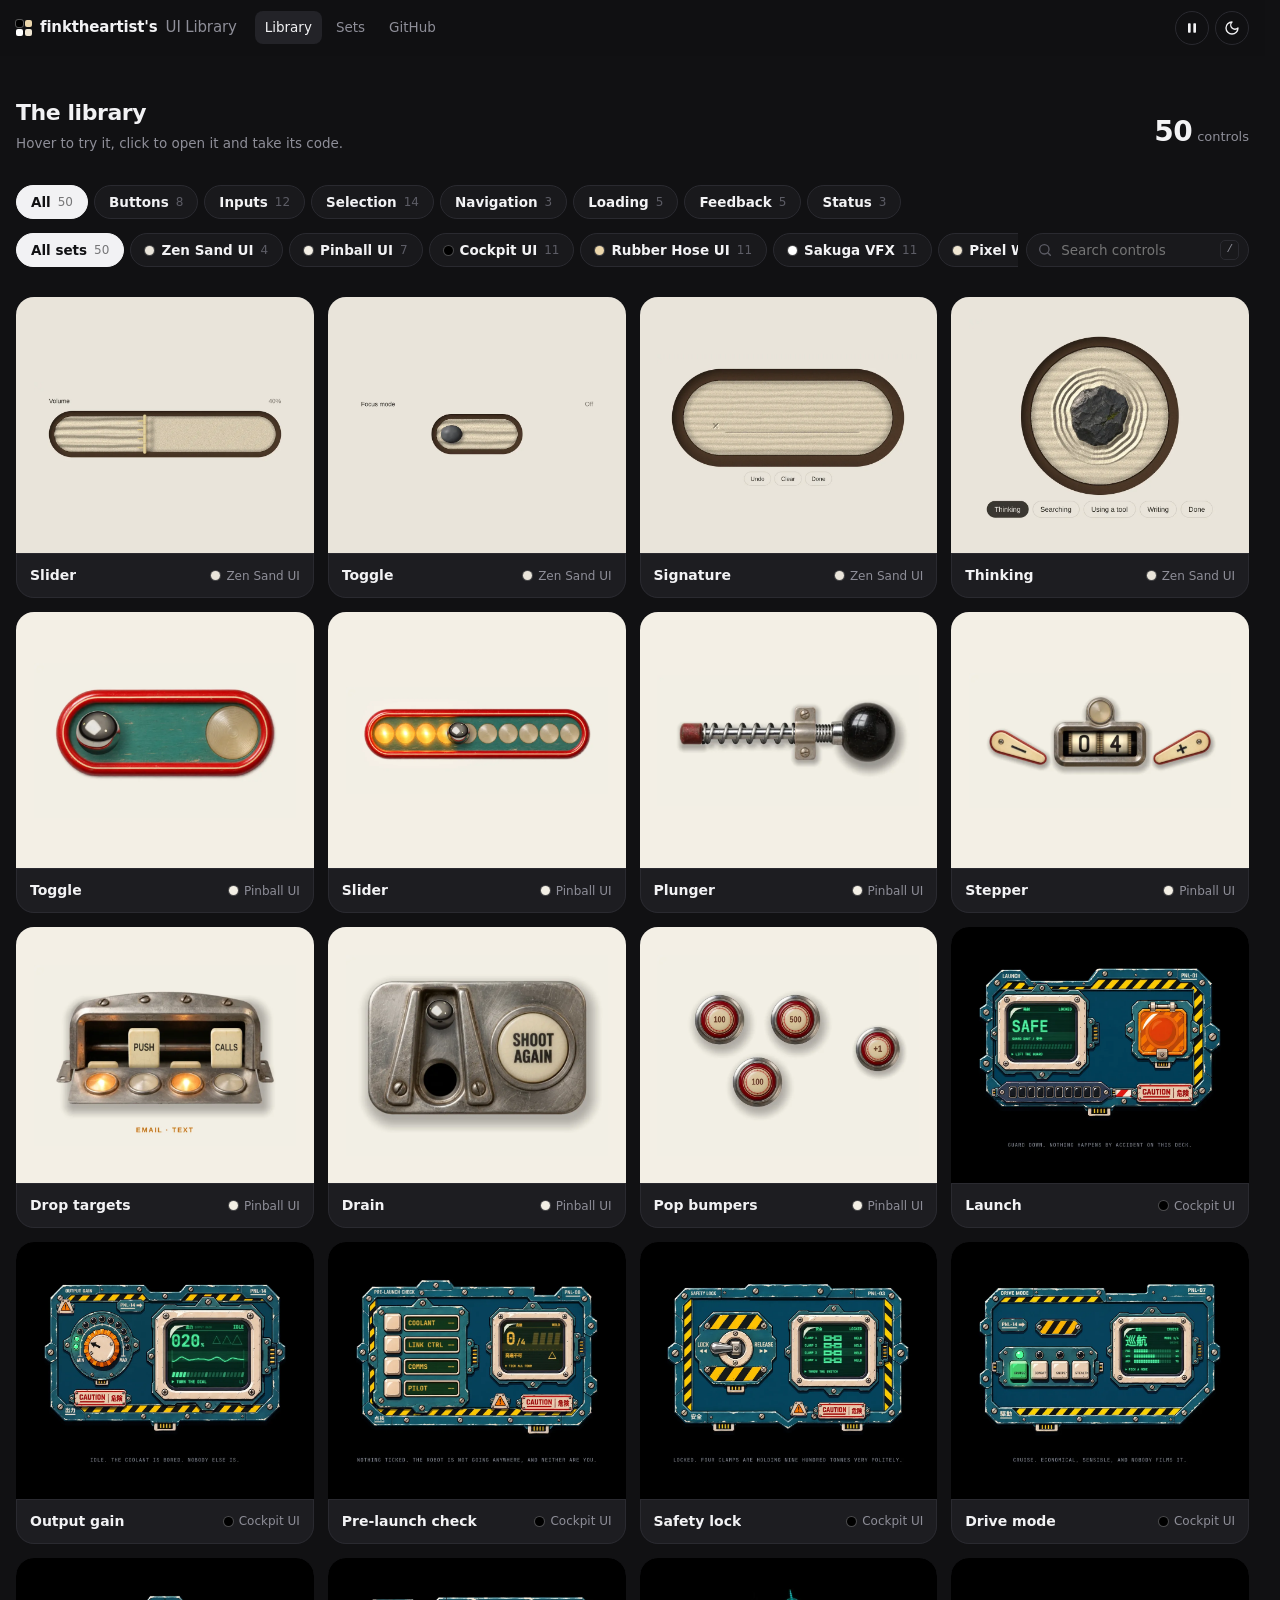
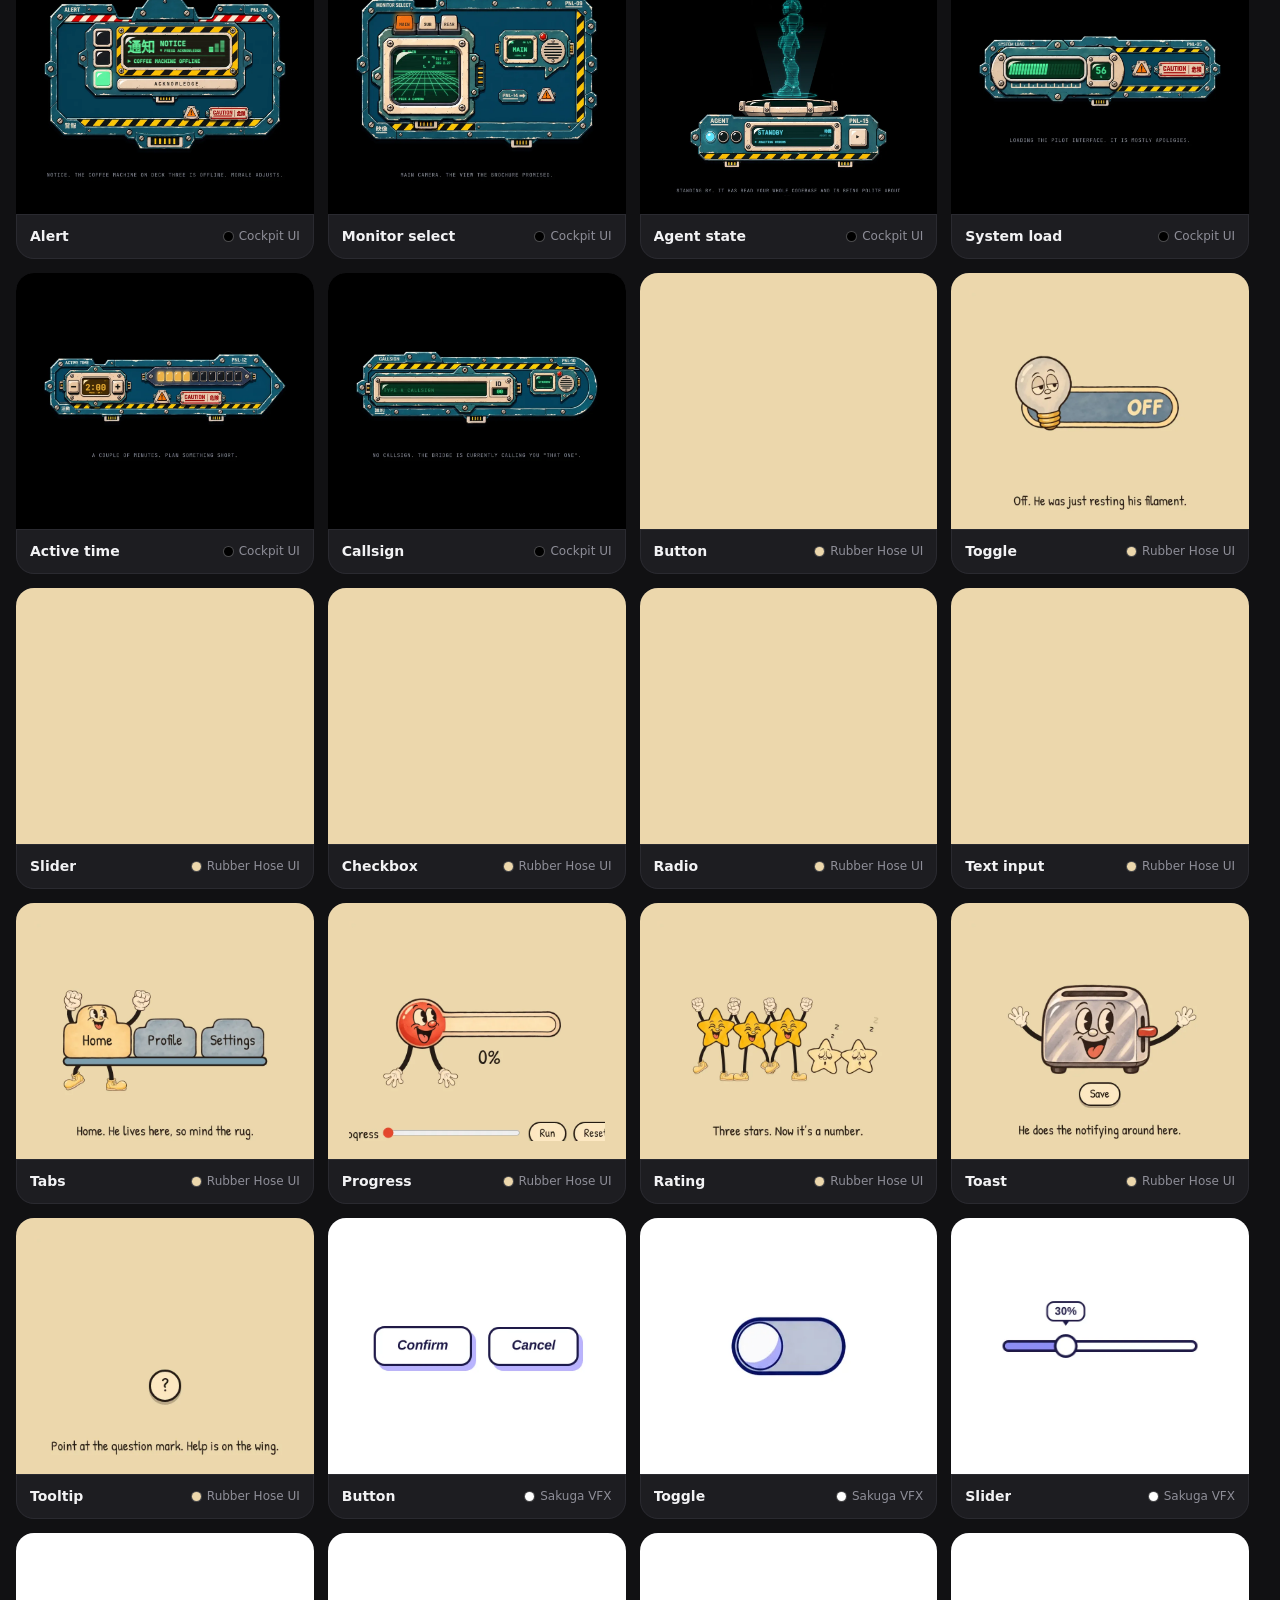
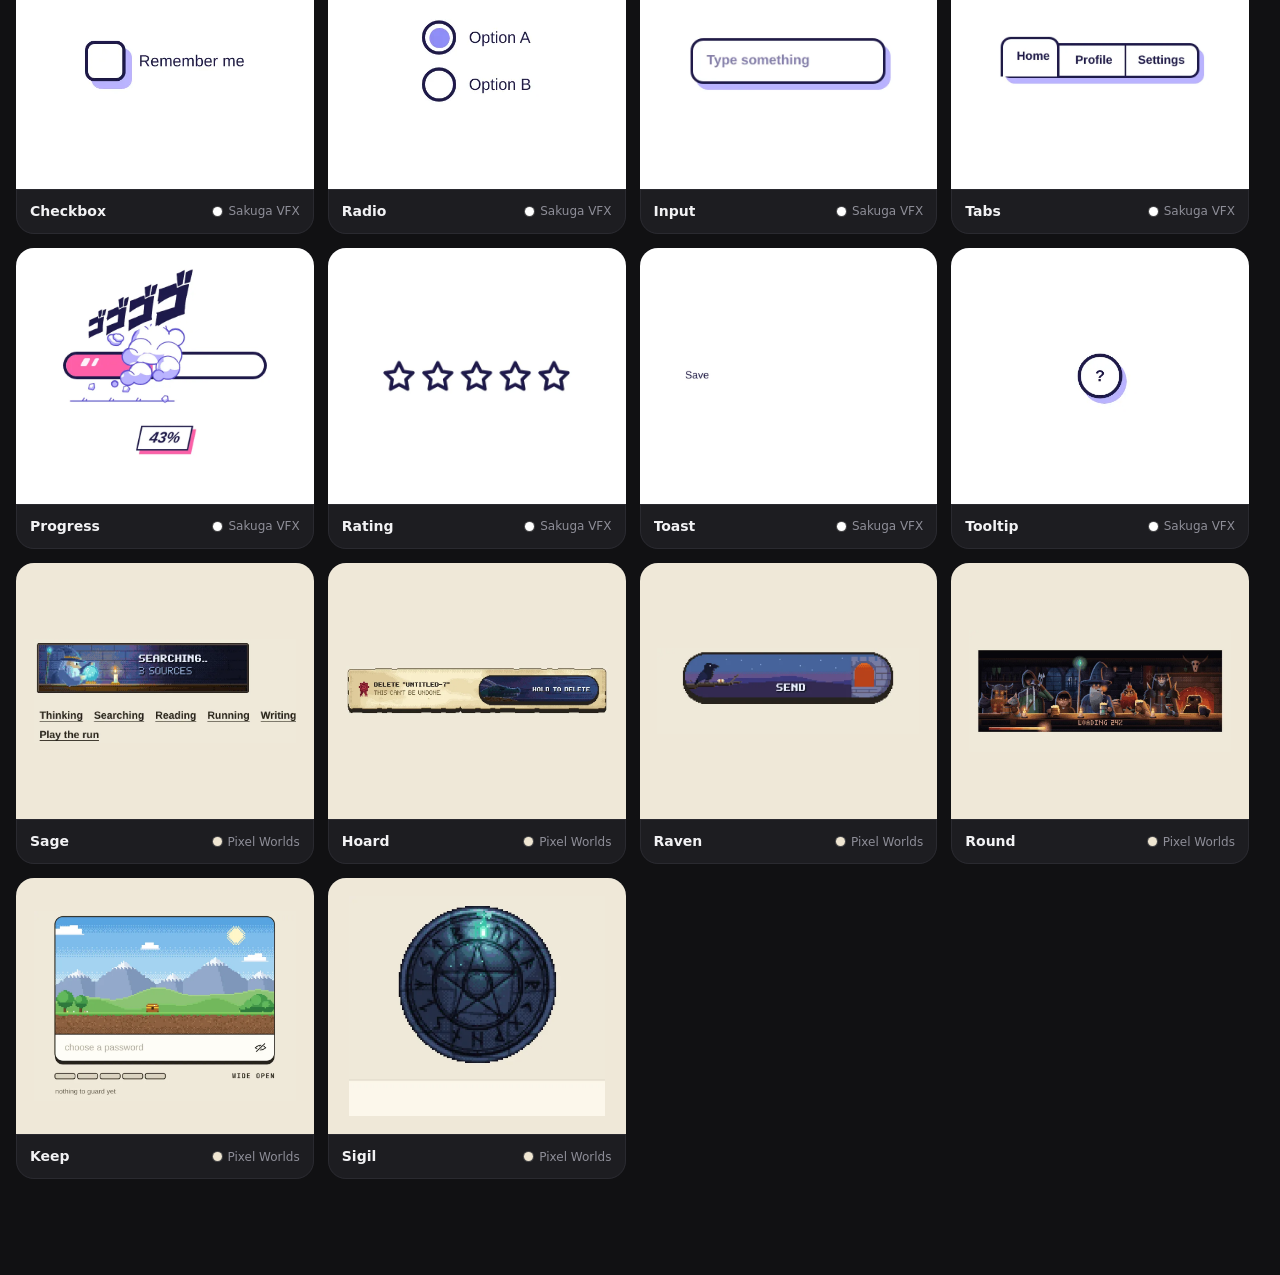
<file: index.html>
<!doctype html>
<html lang="en">
<head>
<meta charset="utf-8">
<meta name="viewport" content="width=device-width, initial-scale=1, viewport-fit=cover">
<title>finktheartist's UI Library</title>
<meta name="description" content="Every control from every UI set on one page. Hover a card to play with it, open it for the install line and the code.">
<script>try { document.documentElement.dataset.theme = localStorage.getItem('lib-theme') || 'dark'; } catch { document.documentElement.dataset.theme = 'dark'; }</script>
<link rel="stylesheet" href="site.css">
<style>
  /* Every control from every set, as one library. Two views on one page:
     the grid (#/), where each card is a still that turns into the live control while you hover it, and
     a control's own page (#/SET/NAME), with every control in a sidebar, the control live, and the install line and code.
     The data is library/components.json, built from each set's registry.json by tools/library.mjs, with the stills and loops
     beside it in library/. ?local frames the sets from _sets/. The page that lists the sets themselves is sets/.
     The colours and the top bar are shared with that page: site.css and site.js. */
  /* grid view */
  .wrap { max-width: 1440px; margin: 0 auto; padding: 0 max(16px, env(safe-area-inset-left)) 96px; }
  .head { padding-top: 40px; display: flex; align-items: end; justify-content: space-between; gap: 16px; }
  .head h2 { margin: 0; font-size: 22px; font-weight: 650; letter-spacing: -.02em; }
  .head p { margin: 4px 0 0; color: var(--mute); font-size: 13.5px; }
  .count { flex: none; text-align: right; color: var(--mute); font-size: 13px; } .count b { color: var(--text); font-size: 28px; font-weight: 650; letter-spacing: -.02em; margin-right: 5px; }
  .tools { position: sticky; top: 56px; z-index: 10; display: grid; gap: 10px; margin: 20px 0 18px; padding: 10px 0; background: var(--page); }
  .row { display: flex; min-width: 0; gap: 6px; overflow-x: auto; scrollbar-width: none; margin: 0 -2px; padding: 2px; } .row::-webkit-scrollbar { display: none; }
  .pill { flex: none; display: inline-flex; align-items: center; gap: 7px; height: 34px; padding: 0 14px; border: 1px solid var(--line); border-radius: 999px; background: var(--raise); font-size: 13.5px; font-weight: 550; white-space: nowrap; }
  .pill:hover { border-color: var(--faint); }
  .pill small { color: var(--faint); font-size: 12px; font-weight: 500; }
  .pill[aria-pressed=true] { background: var(--on); border-color: var(--on); color: var(--on-text); } .pill[aria-pressed=true] small { color: inherit; opacity: .55; }
  .dot { width: 9px; height: 9px; border-radius: 50%; box-shadow: 0 0 0 1px rgb(127 127 127 / .45); }
  .row2 { display: flex; gap: 10px; align-items: center; min-width: 0; }
  .search { position: relative; flex: 1 1 240px; max-width: 320px; margin-left: auto; }
  .search input { width: 100%; height: 34px; padding: 0 38px 0 34px; border: 1px solid var(--line); border-radius: 999px; background: var(--raise); font-size: 13.5px; outline: none; }
  .search input:focus { border-color: var(--faint); } .search svg { position: absolute; left: 11px; top: 9px; width: 16px; height: 16px; color: var(--faint); } .search kbd { position: absolute; right: 10px; top: 7px; }
  .grid { display: grid; grid-template-columns: repeat(auto-fill, minmax(260px, 1fr)); gap: 14px; }
  .card { position: relative; display: flex; flex-direction: column; min-width: 0; border-radius: 18px; background: var(--card); outline: 1px solid var(--line); outline-offset: -1px; overflow: hidden; transition: outline-color .15s; }
  .card:hover { outline-color: var(--faint); }
  .view { position: relative; aspect-ratio: 1 / .86; background: var(--paper); overflow: hidden; }
  .view img, .view video { position: absolute; inset: 0; width: 100%; height: 100%; object-fit: contain; padding: 6%; transition: opacity .2s, transform .35s cubic-bezier(.2, .8, .2, 1); }
  .view video { opacity: 0; } .view video.on { opacity: 1; }
  .card:hover .view img, .card:hover .view video { transform: scale(1.025); }
  .view iframe { position: absolute; left: 0; top: 0; border: 0; transform-origin: 0 0; background: var(--paper); opacity: 0; transition: opacity .25s; }
  .view.live iframe.ready { opacity: 1; } .view.live img.gone, .view.live video { opacity: 0; }
  .live-tag { position: absolute; z-index: 1; left: 10px; top: 10px; display: inline-flex; align-items: center; gap: 5px; height: 22px; padding: 0 8px; border-radius: 999px; background: rgb(0 0 0 / .55); color: #fff; font-size: 11px; font-weight: 600; letter-spacing: .02em; opacity: 0; transition: opacity .2s; pointer-events: none; }
  .live-tag::before { content: ""; width: 6px; height: 6px; border-radius: 50%; background: #3ddc84; }
  .view.live .live-tag { opacity: 1; }
  .meta { display: flex; align-items: center; gap: 10px; padding: 11px 14px 12px; border-top: 1px solid var(--line); }
  .meta h3 { margin: 0; min-width: 0; font-size: 14px; font-weight: 600; overflow: hidden; text-overflow: ellipsis; white-space: nowrap; }
  .meta .set { display: inline-flex; align-items: center; gap: 6px; margin-left: auto; flex: none; color: var(--mute); font-size: 12px; }
  .meta a::after { content: ""; position: absolute; inset: 0; z-index: 1; } /* the whole card opens the page… */
  .view.live { z-index: 2; } /* …except the live frame, which is for playing */
  .open { position: absolute; right: 10px; top: 10px; z-index: 3; display: inline-flex; align-items: center; gap: 5px; height: 28px; padding: 0 11px; border: 0; border-radius: 999px; background: rgb(0 0 0 / .62); color: #fff; font-size: 12px; font-weight: 600; opacity: 0; transform: translateY(-4px); transition: opacity .18s, transform .18s; }
  .card:hover .open, .card:focus-within .open { opacity: 1; transform: none; }
  .empty { padding: 60px 0; text-align: center; color: var(--mute); }

  /* control page */
  .doc { display: grid; grid-template-columns: 236px minmax(0, 1fr); gap: 44px; max-width: 1240px; margin: 0 auto; padding: 28px max(16px, env(safe-area-inset-left)) 96px; }
  .doc > main { min-width: 0; }
  .side { position: sticky; top: 84px; align-self: start; max-height: calc(100vh - 100px); overflow-y: auto; scrollbar-width: thin; padding-right: 6px; }
  .side h4 { display: flex; align-items: center; gap: 8px; margin: 20px 0 6px; padding: 0 10px; color: var(--mute); font-size: 12px; font-weight: 550; }
  .side h4:first-child { margin-top: 0; }
  .side a { display: flex; align-items: center; gap: 10px; padding: 6px 10px; border-radius: 9px; font-size: 13.5px; color: var(--mute); }
  .side a:hover { color: var(--text); background: var(--chip); } .side a[aria-current] { color: var(--text); background: var(--chip); font-weight: 550; }
  .side a img { flex: none; width: 26px; height: 22px; border-radius: 6px; object-fit: cover; background: var(--paper); outline: 1px solid var(--line); }
  .top { display: flex; align-items: center; gap: 12px; }
  .crumb { display: flex; align-items: center; gap: 8px; color: var(--mute); font-size: 13px; } .crumb a:hover { color: var(--text); }
  .step { margin-left: auto; display: flex; gap: 6px; }
  .doc h1 { margin: 18px 0 0; font-size: clamp(28px, 4vw, 38px); line-height: 1.1; font-weight: 650; letter-spacing: -.03em; }
  .doc h1 code { display: inline-block; margin-left: 10px; padding: 2px 8px; border: 1px solid var(--line); border-radius: 8px; font: 500 13px/1.5 ui-monospace, "SF Mono", Menlo, monospace; color: var(--mute); vertical-align: 7px; letter-spacing: 0; }
  .lede { max-width: 720px; margin: 12px 0 0; color: var(--mute); font-size: 16px; }
  .acts { display: flex; flex-wrap: wrap; align-items: center; gap: 8px; margin: 22px 0 12px; }
  .tabs { display: flex; gap: 2px; padding: 3px; border-radius: 999px; background: var(--chip); }
  .tabs button { height: 30px; padding: 0 14px; border: 0; border-radius: 999px; background: none; font-size: 13px; font-weight: 550; color: var(--mute); }
  .tabs button[aria-selected=true] { background: var(--raise); color: var(--text); box-shadow: 0 1px 2px rgb(0 0 0 / .25); }
  .acts .right { margin-left: auto; display: flex; flex-wrap: wrap; gap: 8px; }
  .btn { display: inline-flex; align-items: center; gap: 7px; height: 34px; padding: 0 13px; border: 1px solid var(--line); border-radius: 999px; background: var(--raise); font-size: 13px; font-weight: 550; }
  .btn:hover { border-color: var(--faint); } .btn svg { width: 15px; height: 15px; } .btn.main { background: var(--on); border-color: var(--on); color: var(--on-text); }
  .stage { position: relative; display: grid; place-items: center; min-height: 420px; padding: 32px 16px; border-radius: 20px; background: var(--paper); outline: 1px solid var(--line); outline-offset: -1px; overflow: hidden; }
  .stage .fit { position: relative; }
  .stage iframe { position: absolute; left: 0; top: 0; border: 0; transform-origin: 0 0; background: var(--paper); }
  .stage .reload { position: absolute; right: 12px; bottom: 12px; background: rgb(0 0 0 / .55); border-color: transparent; color: #fff; }
  .panel { margin-top: 14px; border-radius: 16px; background: var(--raise); outline: 1px solid var(--line); outline-offset: -1px; }
  .panel + .panel { margin-top: 12px; }
  .panel header { display: flex; align-items: center; gap: 10px; padding: 12px 14px 0 18px; color: var(--mute); font-size: 12px; font-weight: 550; letter-spacing: .05em; text-transform: uppercase; }
  .panel header .btn { margin-left: auto; height: 30px; text-transform: none; letter-spacing: 0; color: var(--text); }
  .panel pre { margin: 0; padding: 12px 18px 18px; overflow-x: auto; font: 13px/1.65 ui-monospace, "SF Mono", Menlo, Consolas, monospace; white-space: pre; }
  .panel p { margin: 0; padding: 10px 18px 18px; color: var(--mute); font-size: 14px; }
  .panel p a { color: var(--text); border-bottom: 1px solid var(--line); }
  .t-tag { color: #7aa2ff; } .t-attr { color: #e5b567; } .t-str { color: #9ece6a; } .t-com { color: var(--faint); }
  :root[data-theme=light] .t-tag { color: #2457d6; } :root[data-theme=light] .t-attr { color: #9a5b00; } :root[data-theme=light] .t-str { color: #2e7d32; }
  .about { display: grid; grid-template-columns: repeat(auto-fit, minmax(200px, 1fr)); gap: 12px; margin-top: 12px; }
  .about div { padding: 14px 18px; border-radius: 16px; background: var(--raise); outline: 1px solid var(--line); outline-offset: -1px; font-size: 13.5px; }
  .about dt { color: var(--mute); font-size: 12px; } .about dd { margin: 3px 0 0; }
  .next { display: grid; grid-template-columns: 1fr 1fr; gap: 12px; margin-top: 28px; }
  .next a { padding: 14px 18px; border-radius: 16px; outline: 1px solid var(--line); outline-offset: -1px; } .next a:hover { background: var(--raise); }
  .next small { display: block; color: var(--mute); font-size: 12px; } .next b { font-weight: 600; } .next a:last-child { text-align: right; }
  .toast { position: fixed; left: 50%; bottom: 24px; z-index: 50; padding: 9px 16px; border-radius: 999px; background: var(--on); color: var(--on-text); font-size: 13px; font-weight: 550; transform: translate(-50%, 20px); opacity: 0; transition: .2s; pointer-events: none; }
  .toast.on { transform: translate(-50%, 0); opacity: 1; }

  @media (max-width: 900px) {
    .doc { grid-template-columns: minmax(0, 1fr); gap: 0; } .side { display: none; }
    .acts .right { margin-left: 0; width: 100%; }
  }
  @media (max-width: 600px) {
    .grid { grid-template-columns: 1fr 1fr; gap: 10px; }
    .meta { padding: 9px 11px 10px; } .meta .set span { display: none; } .open { display: none; }
    .search { max-width: none; } .row2 { flex-wrap: wrap; } .stage { min-height: 300px; padding: 20px 8px; }
  }
  @media (max-width: 380px) { .grid { grid-template-columns: 1fr; } }
  @media (prefers-reduced-motion: reduce) { * { transition: none !important; } }
</style>
</head>
<body>
<header class="bar" id="bar" data-page="library" data-root="./"></header>

<div id="lib" class="wrap" hidden>
  <div class="head">
    <div><h2>The library</h2><p>Hover to try it, click to open it and take its code.</p></div>
    <div class="count"><b id="count">–</b>controls</div>
  </div>
  <div class="tools">
    <div class="row" id="kinds" role="group" aria-label="Filter by what the control is for"></div>
    <div class="row2">
      <div class="row" id="sets" role="group" aria-label="Filter by set"></div>
      <label class="search"><span class="sr">Search controls</span><svg viewBox="0 0 24 24" fill="none" stroke="currentColor" stroke-width="2" stroke-linecap="round"><circle cx="11" cy="11" r="7"/><path d="m20 20-3.5-3.5"/></svg><input id="q" type="search" placeholder="Search controls" autocomplete="off"><kbd>/</kbd></label>
    </div>
  </div>
  <div class="grid" id="grid" aria-live="polite"></div>
  <p class="empty" id="empty" hidden>Nothing matches. <button class="btn" id="clear" type="button">Clear filters</button></p>
</div>

<div id="doc" class="doc" hidden>
  <aside class="side" id="side" aria-label="All controls"></aside>
  <main id="page"></main>
</div>
<div class="toast" id="toast" role="status"></div>

<script src="site.js"></script>
<script>
const LOCAL = new URLSearchParams(location.search).has('local');
const $ = (s, el = document) => el.querySelector(s);
const esc = (s) => String(s).replace(/[&<>"]/g, (c) => ({ '&': '&amp;', '<': '&lt;', '>': '&gt;', '"': '&quot;' }[c]));
const KINDS = ['Buttons', 'Inputs', 'Selection', 'Navigation', 'Loading', 'Feedback', 'Status'];
const ICON = {
  left: '<svg viewBox="0 0 24 24" fill="none" stroke="currentColor" stroke-width="2" stroke-linecap="round" stroke-linejoin="round"><path d="M19 12H5M12 19l-7-7 7-7"/></svg>',
  right: '<svg viewBox="0 0 24 24" fill="none" stroke="currentColor" stroke-width="2" stroke-linecap="round" stroke-linejoin="round"><path d="M5 12h14M12 5l7 7-7 7"/></svg>',
  copy: '<svg viewBox="0 0 24 24" fill="none" stroke="currentColor" stroke-width="2" stroke-linecap="round" stroke-linejoin="round"><rect x="9" y="9" width="12" height="12" rx="2"/><path d="M5 15H4a1 1 0 0 1-1-1V4a1 1 0 0 1 1-1h10a1 1 0 0 1 1 1v1"/></svg>',
  ext: '<svg viewBox="0 0 24 24" fill="none" stroke="currentColor" stroke-width="2" stroke-linecap="round" stroke-linejoin="round"><path d="M14 4h6v6M20 4l-9 9M18 14v5a1 1 0 0 1-1 1H5a1 1 0 0 1-1-1V7a1 1 0 0 1 1-1h5"/></svg>',
  gh: '<svg viewBox="0 0 24 24" fill="currentColor"><path d="M12 2a10 10 0 0 0-3.2 19.5c.5.1.7-.2.7-.5v-1.7c-2.8.6-3.4-1.3-3.4-1.3-.5-1.2-1.1-1.5-1.1-1.5-.9-.6.1-.6.1-.6 1 .1 1.5 1 1.5 1 .9 1.6 2.4 1.1 3 .8.1-.6.4-1.1.6-1.3-2.2-.3-4.6-1.1-4.6-5a3.9 3.9 0 0 1 1-2.7 3.6 3.6 0 0 1 .1-2.6s.8-.3 2.8 1a9.6 9.6 0 0 1 5 0c1.9-1.3 2.8-1 2.8-1 .4 1 .2 2 .1 2.6a3.9 3.9 0 0 1 1 2.7c0 3.9-2.3 4.7-4.6 5 .4.3.7 1 .7 1.9V21c0 .3.2.6.7.5A10 10 0 0 0 12 2Z"/></svg>',
  play: '<svg viewBox="0 0 24 24" fill="none" stroke="currentColor" stroke-width="2" stroke-linecap="round" stroke-linejoin="round"><path d="M21 12a9 9 0 1 1-3-6.7L21 8M21 3v5h-5"/></svg>',
};

let SETS = {}, ALL = [];
const state = { kind: 'All', set: 'All', q: '' };
const base = (c) => (LOCAL ? `_sets/${c.set}/` : SETS[c.set].url.replace(/\/?$/, '/'));
const demoUrl = (c) => `${base(c)}${c.demo}?embed=1`;
const thumb = (c) => `library/thumbs/${c.set}--${c.name}.webp`;
const size = (c) => (c.size ? [c.size.w, c.size.h] : [640, 360]);
const crop = (c) => c.size?.box || [0, 0, ...size(c)];
const href = (c) => `#/${c.id}`;

function toast(t) { const el = $('#toast'); el.textContent = t; el.classList.add('on'); clearTimeout(toast.t); toast.t = setTimeout(() => el.classList.remove('on'), 1600); }
async function copy(text, label) {
  try { await navigator.clipboard.writeText(text); }
  catch { const ta = Object.assign(document.createElement('textarea'), { value: text }); document.body.append(ta); ta.select(); document.execCommand('copy'); ta.remove(); }
  toast(`${label} copied`);
}

// ---------- grid ----------
function filtered() {
  const q = state.q.trim().toLowerCase();
  return ALL.filter((c) => (state.kind === 'All' || c.kind === state.kind) && (state.set === 'All' || c.set === state.set)
    && (!q || `${c.title} ${c.name} ${c.kind} ${SETS[c.set].name} ${c.tag} ${c.description}`.toLowerCase().includes(q)));
}
function pills() {
  const inSet = ALL.filter((c) => state.set === 'All' || c.set === state.set), inKind = ALL.filter((c) => state.kind === 'All' || c.kind === state.kind);
  $('#kinds').innerHTML = ['All', ...KINDS].map((k) => `<button class="pill" type="button" data-kind="${k}" aria-pressed="${state.kind === k}">${k} <small>${k === 'All' ? inSet.length : inSet.filter((c) => c.kind === k).length}</small></button>`).join('');
  $('#sets').innerHTML = [['All', 'All sets'], ...Object.values(SETS).map((s) => [s.id, s.name])].map(([id, n]) =>
    `<button class="pill" type="button" data-set="${id}" aria-pressed="${state.set === id}">${id === 'All' ? '' : `<span class="dot" style="background:${SETS[id].paper}"></span>`}${esc(n)} <small>${id === 'All' ? inKind.length : inKind.filter((c) => c.set === id).length}</small></button>`).join('');
}
function renderGrid() {
  pills();
  const list = filtered(), grid = $('#grid');
  $('#count').textContent = list.length;
  $('#empty').hidden = list.length > 0;
  Site.clear();
  grid.innerHTML = list.map((c) => `<article class="card" data-id="${c.id}" style="--paper:${c.size?.bg || SETS[c.set].paper}">
    <div class="view"><img src="${thumb(c)}" alt="" loading="lazy" decoding="async">${c.loop ? `<video src="library/loops/${c.set}--${c.name}.mp4" muted loop playsinline preload="none" aria-hidden="true"></video>` : ''}<span class="live-tag">Live</span></div>
    <a class="open" href="${href(c)}" tabindex="-1">Open ${ICON.right.replace('<svg', '<svg width="13" height="13"')}</a>
    <div class="meta"><h3><a href="${href(c)}">${esc(c.title)}</a></h3><span class="set"><span class="dot" style="background:${SETS[c.set].paper}"></span><span>${esc(SETS[c.set].name)}</span></span></div>
  </article>`).join('');
  grid.querySelectorAll('video').forEach((v) => Site.loop(v)); // each card's recording plays while it is on screen (site.js)
}
$('#kinds').onclick = (e) => { const b = e.target.closest('[data-kind]'); if (b) { state.kind = b.dataset.kind; renderGrid(); } };
$('#sets').onclick = (e) => { const b = e.target.closest('[data-set]'); if (b) { state.set = b.dataset.set; renderGrid(); } };
$('#q').oninput = (e) => { state.q = e.target.value; renderGrid(); };
$('#clear').onclick = () => { Object.assign(state, { kind: 'All', set: 'All', q: '' }); $('#q').value = ''; renderGrid(); };

// Hover a card (with a mouse) for a moment and the still becomes the live control, scaled to fit the card.
// Only the hovered card is live, so the page never runs more than a couple of controls at once.
const canHover = matchMedia('(hover: hover) and (pointer: fine)');
let liveCard = null, hoverT = 0;
// the live frame is the whole demo page, scaled and moved so the same crop as the still fills the card
function fitFrame(frame, view, c) {
  const [w, h] = size(c), [x, y, cw, ch] = crop(c), W = view.clientWidth, H = view.clientHeight;
  const s = Math.min(W / cw, H / ch, 1.6) * .88; // the same margin the still has
  frame.style.width = `${w}px`; frame.style.height = `${h}px`;
  frame.style.transform = `translate(${W / 2}px, ${H / 2}px) scale(${s}) translate(${-(x + cw / 2)}px, ${-(y + ch / 2)}px)`;
}
function goLive(card) {
  if (liveCard === card) return;
  sleep(liveCard); liveCard = card;
  const c = ALL.find((x) => x.id === card.dataset.id), view = $('.view', card);
  const f = Object.assign(document.createElement('iframe'), { src: demoUrl(c), title: `${c.title}, live` });
  f.onload = () => { f.classList.add('ready'); $('img', view).classList.add('gone'); };
  view.append(f); view.classList.add('live'); fitFrame(f, view, c);
  const v = $('video', view); if (v) Site.hold(v, true);
}
function sleep(card) {
  if (!card) return;
  const view = $('.view', card); view?.classList.remove('live'); $('iframe', view)?.remove(); $('img', view)?.classList.remove('gone');
  const v = $('video', view); if (v) Site.hold(v, false);
  if (liveCard === card) liveCard = null;
}
$('#grid').addEventListener('pointerover', (e) => {
  if (!canHover.matches) return;
  const card = e.target.closest('.card'); if (!card || card === liveCard) return;
  clearTimeout(hoverT); hoverT = setTimeout(() => goLive(card), 220);
});
$('#grid').addEventListener('pointerout', (e) => {
  const card = e.target.closest('.card'); if (!card || card.contains(e.relatedTarget)) return;
  clearTimeout(hoverT); if (card === liveCard) hoverT = setTimeout(() => sleep(card), 250);
});
// without a mouse, a tap anywhere on the card opens its page
$('#grid').addEventListener('click', (e) => { const card = e.target.closest('.card'); if (card && !e.target.closest('a')) location.hash = `#/${card.dataset.id}`; });
addEventListener('resize', () => { if (liveCard) { const v = $('.view', liveCard), f = $('iframe', v); if (f) fitFrame(f, v, ALL.find((x) => x.id === liveCard.dataset.id)); } });

// ---------- a control's page ----------
function hl(code) {
  return esc(code).replace(/(&lt;!--.*?--&gt;)/g, '<span class="t-com">$1</span>')
    .replace(/(&lt;\/?)([a-z][\w-]*)/g, '$1<span class="t-tag">$2</span>')
    .replace(/ ([a-z][\w-]*)=(&quot;.*?&quot;)/g, ' <span class="t-attr">$1</span>=<span class="t-str">$2</span>');
}
function usage(c) {
  const m = c.docs.match(/<([a-z]+(?:-[a-z]+)+)[^>]*>(?:[^<]*<\/\1>)?/);
  const el = m ? m[0] : `<${c.tag}></${c.tag}>`;
  return `<script src="${c.script}"><\/script>\n\n${el.includes('</') ? el : `${el}</${m ? m[1] : c.tag}>`}`;
}
function prompt(c) {
  const s = SETS[c.set];
  return [`Add the ${c.title} control from ${s.name} to my app. It is a single JavaScript file with no dependencies that defines a <${c.tag}> element.`,
    `1. Get the file from ${s.url.replace(/\/?$/, '/')}${c.file} and save it in my site's public files at ${c.script.replace(/^\//, '')}, so it is served at ${c.script}. Do not rewrite it or split it up.`,
    `2. Load it with a plain script tag (not type="module").`,
    `3. ${c.docs.replace(/^.*?registers a custom element\.\s*/, '')}`,
    `What it does: ${c.description}`,
    `Docs and a live demo: ${s.url.replace(/\/?$/, '/')}${c.demo}`,
    `When you are done, show me where you put it and what listens to it. If it needs to look different, tell me instead of editing its art or effects.`].join('\n');
}
function renderSide(cur) {
  $('#side').innerHTML = Object.values(SETS).map((s) => `<h4><span class="dot" style="background:${s.paper}"></span>${esc(s.name)}</h4>` +
    ALL.filter((c) => c.set === s.id).map((c) => `<a href="${href(c)}" ${c.id === cur.id ? 'aria-current="page"' : ''} style="--paper:${s.paper}"><img src="${thumb(c)}" alt="" loading="lazy">${esc(c.title)}</a>`).join('')).join('');
  const a = $('#side [aria-current]'); if (a) { const side = $('#side'); if (a.offsetTop < side.scrollTop || a.offsetTop > side.scrollTop + side.clientHeight - 40) side.scrollTop = a.offsetTop - 120; }
}
function renderDoc(c) {
  const s = SETS[c.set], i = ALL.indexOf(c), prev = ALL[(i - 1 + ALL.length) % ALL.length], next = ALL[(i + 1) % ALL.length];
  const gh = `https://github.com/${s.repo}`, ghFile = `${gh}/blob/main/${c.file}`;
  document.title = `${c.title} · ${s.name} · finktheartist\'s UI Library`;
  renderSide(c);
  $('#page').style.setProperty('--paper', s.paper);
  $('#page').innerHTML = `
    <div class="top"><nav class="crumb" aria-label="Breadcrumb"><a href="#/">Library</a><span>/</span><a href="#/" data-goset="${s.id}">${esc(s.name)}</a><span>/</span><span>${esc(c.kind)}</span></nav>
      <div class="step"><a class="icon" href="${href(prev)}" aria-label="Previous: ${esc(prev.title)}" title="${esc(prev.title)}  ←">${ICON.left}</a><a class="icon" href="${href(next)}" aria-label="Next: ${esc(next.title)}" title="${esc(next.title)}  →">${ICON.right}</a></div></div>
    <h1>${esc(c.title)}<code>&lt;${esc(c.tag)}&gt;</code></h1>
    <p class="lede">${esc(c.description)}</p>
    <div class="acts">
      <div class="tabs" role="tablist"><button type="button" role="tab" aria-selected="true" data-tab="preview">Preview</button><button type="button" role="tab" aria-selected="false" data-tab="install">Install</button></div>
      <div class="right"><button class="btn" type="button" data-copy="prompt">${ICON.copy}Copy prompt</button><a class="btn" href="${base(c)}${c.demo}" target="_blank" rel="noopener">${ICON.ext}Demo page</a><a class="btn" href="${ghFile}" target="_blank" rel="noopener">${ICON.gh}Source</a></div>
    </div>
    <section data-pane="preview">
      <div class="stage" id="stage"><div class="fit" id="fit"><iframe src="${demoUrl(c)}" title="${esc(c.title)}, live"></iframe></div><button class="icon reload" type="button" aria-label="Replay" title="Replay">${ICON.play}</button></div>
      <div class="panel"><header>Use it<button class="btn" type="button" data-copy="usage">${ICON.copy}Copy</button></header><pre><code>${hl(usage(c))}</code></pre><p>${esc(c.docs.replace(/^.*?registers a custom element\.\s*/, ''))}</p></div>
    </section>
    <section data-pane="install" hidden>
      <div class="panel"><header>With the shadcn CLI<button class="btn" type="button" data-copy="install">${ICON.copy}Copy</button></header><pre><code>${esc(c.install)}</code></pre><p>It copies the one file into <code>public${esc(c.script.replace(/\/[^/]+$/, '/'))}</code>. No packages are added.</p></div>
      <div class="panel"><header>Or copy the file</header><p>Download <a href="${ghFile}" target="_blank" rel="noopener">${esc(c.file)}</a> from GitHub, put it anywhere your site serves files, and load it with a script tag. Everything it needs, art included, is inside it.</p></div>
      <div class="panel"><header>Or hand it to your agent<button class="btn" type="button" data-copy="prompt">${ICON.copy}Copy prompt</button></header><p>A prompt that tells a coding agent where the file is, how to load it and what to listen for.</p></div>
    </section>
    <dl class="about">
      <div><dt>Set</dt><dd><a href="${s.url}" target="_blank" rel="noopener">${esc(s.name)}</a></dd></div>
      <div><dt>Made with</dt><dd>${esc(s.made)}</dd></div>
      <div><dt>Repo</dt><dd><a href="${gh}" target="_blank" rel="noopener">${esc(s.repo)}</a></dd></div>
    </dl>
    <nav class="next" aria-label="More controls"><a href="${href(prev)}"><small>← Previous</small><b>${esc(prev.title)}</b> <small>${esc(SETS[prev.set].name)}</small></a><a href="${href(next)}"><small>Next →</small><b>${esc(next.title)}</b> <small>${esc(SETS[next.set].name)}</small></a></nav>`;
  const fit = () => { const st = $('#stage'), w = st.clientWidth - 32, [fw, fh] = size(c), sc = Math.min(1, w / fw); $('#fit').style.cssText = `width:${fw * sc}px;height:${fh * sc}px`; $('#stage iframe').style.cssText = `width:${fw}px;height:${fh}px;transform:scale(${sc})`; };
  fit(); renderDoc.fit = fit;
  $('#page').onclick = (e) => {
    const t = e.target.closest('[data-tab],[data-copy],.reload,[data-goset]'); if (!t) return;
    if (t.dataset.tab) { $('#page').querySelectorAll('[data-tab]').forEach((b) => b.setAttribute('aria-selected', b === t)); $('#page').querySelectorAll('[data-pane]').forEach((p) => (p.hidden = p.dataset.pane !== t.dataset.tab)); }
    else if (t.dataset.copy) copy({ usage: usage(c), install: c.install, prompt: prompt(c) }[t.dataset.copy], { usage: 'Code', install: 'Install command', prompt: 'Prompt' }[t.dataset.copy]);
    else if (t.classList.contains('reload')) { const f = $('#stage iframe'); f.src = f.src; }
    else if (t.dataset.goset) { state.set = t.dataset.goset; state.kind = 'All'; }
  };
}
addEventListener('resize', () => { if (!$('#doc').hidden) renderDoc.fit?.(); });

// ---------- routing ----------
let lastGridY = 0;
function route() {
  const id = location.hash.replace(/^#\/?/, ''), c = ALL.find((x) => x.id === id);
  // #/?set=ID opens the grid showing one set (the sets page links here)
  const only = id.match(/^\?set=([\w-]+)/)?.[1];
  if (only && SETS[only]) { Object.assign(state, { set: only, kind: 'All', q: '' }); $('#q').value = ''; history.replaceState(null, '', location.pathname + location.search + '#/'); }
  const toDoc = !!c, wasGrid = !$('#lib').hidden;
  if (toDoc && wasGrid) lastGridY = scrollY;
  sleep(liveCard);
  $('#lib').hidden = toDoc; $('#doc').hidden = !toDoc;
  $('#nav-lib').toggleAttribute('aria-current', !toDoc);
  if (c) { renderDoc(c); scrollTo(0, 0); $('h1', $('#page')).focus?.(); }
  else { document.title = "finktheartist's UI Library"; renderGrid(); if (!wasGrid) requestAnimationFrame(() => scrollTo(0, lastGridY)); }
}
addEventListener('hashchange', route);
addEventListener('keydown', (e) => {
  if (e.target.closest('input, textarea, iframe') || e.metaKey || e.ctrlKey || e.altKey) { if (e.key === 'Escape' && e.target.id === 'q') e.target.blur(); return; }
  if (e.key === '/' && !$('#lib').hidden) { e.preventDefault(); $('#q').focus(); }
  if (!$('#doc').hidden) {
    if (e.key === 'Escape') location.hash = '#/';
    if (e.key === 'ArrowLeft') $('.step a:first-child')?.click();
    if (e.key === 'ArrowRight') $('.step a:last-child')?.click();
  }
});

fetch('library/components.json').then((r) => r.json()).then((d) => {
  SETS = Object.fromEntries(d.sets.map((s) => [s.id, s])); ALL = d.components;
  route();
});
</script>
</body>
</html>
</file>
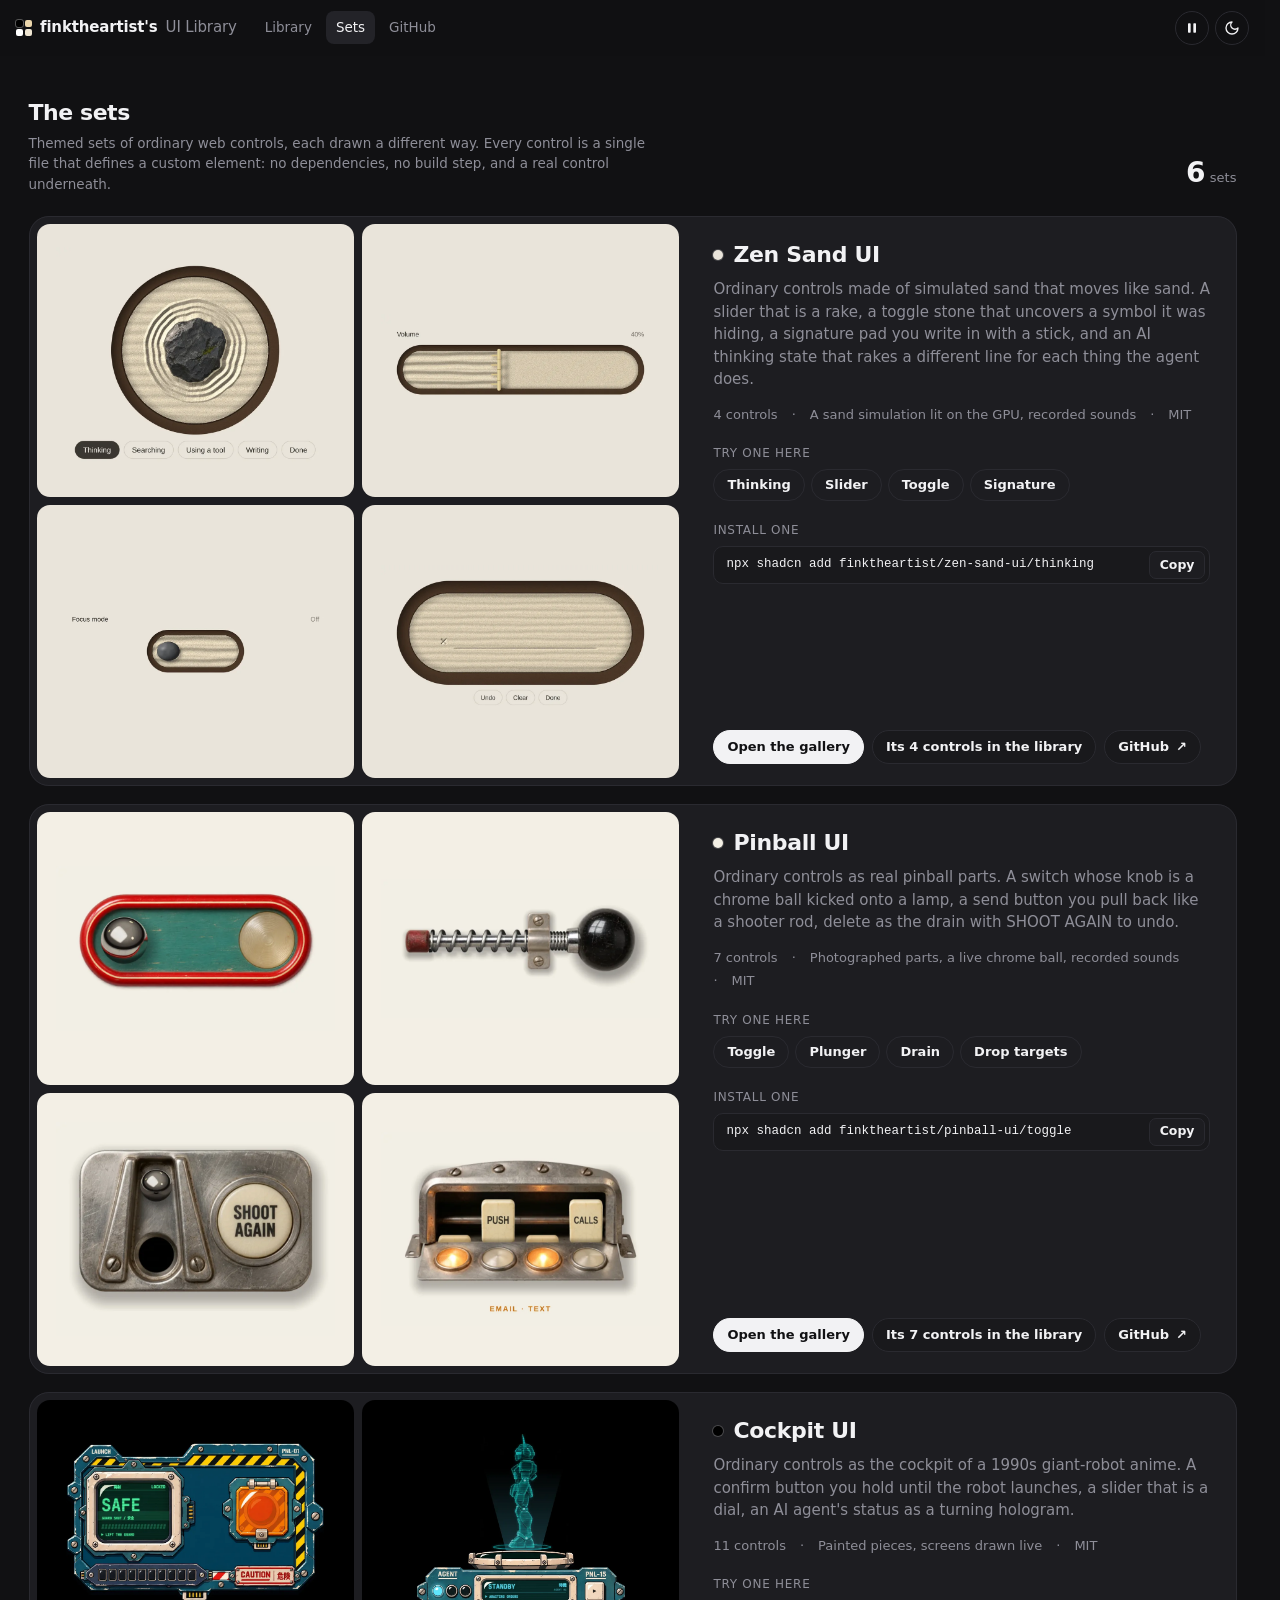
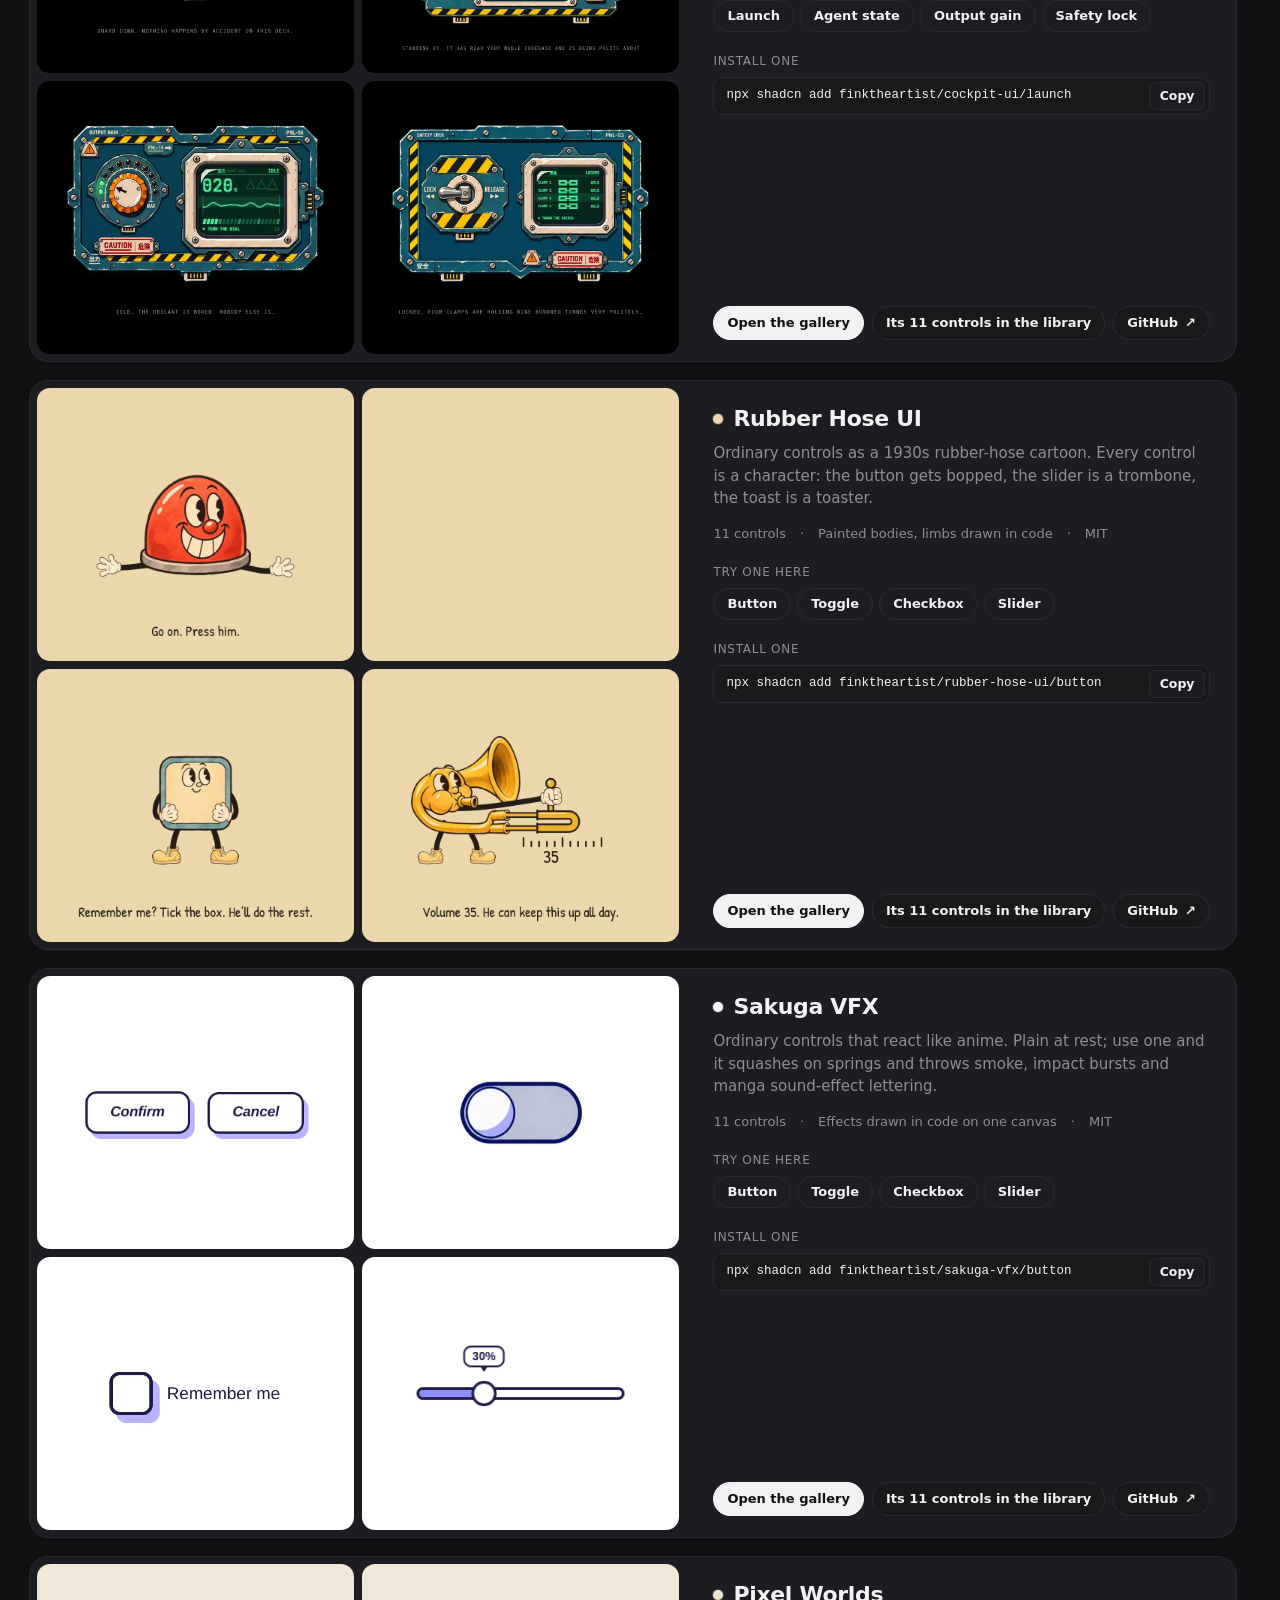
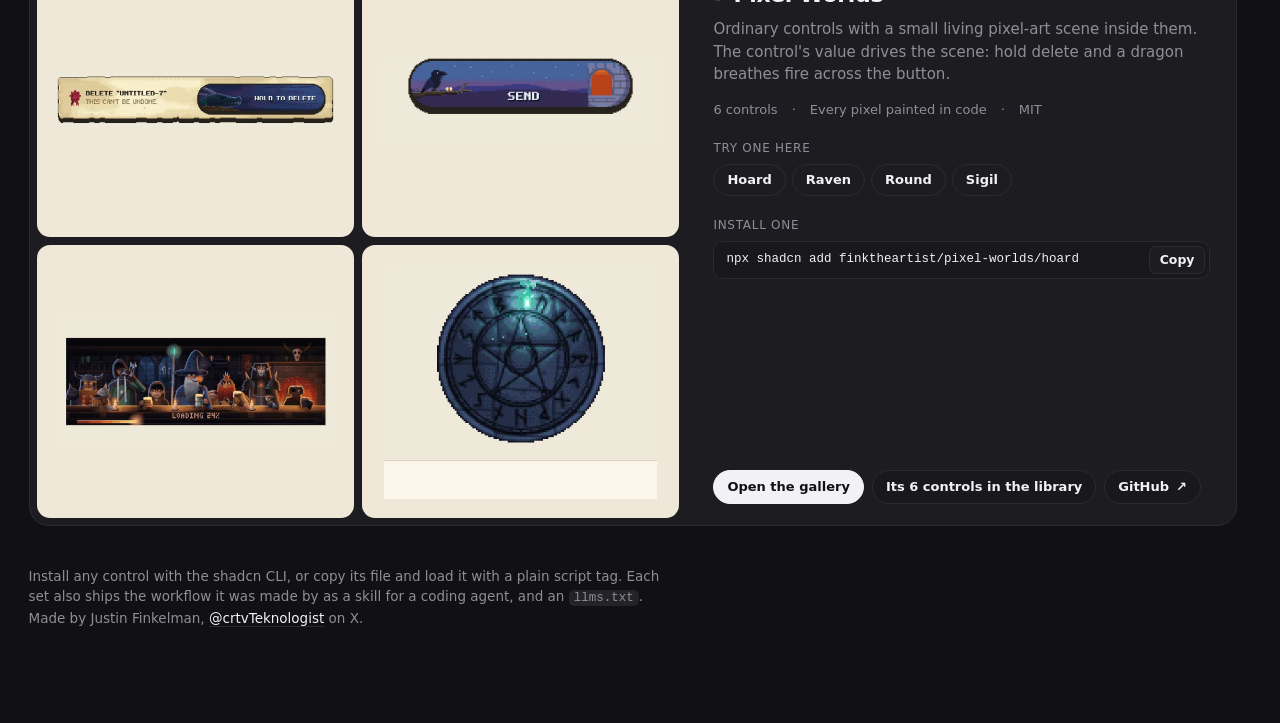
<file: sets/index.html>
<!doctype html>
<html lang="en">
<head>
<meta charset="utf-8">
<meta name="viewport" content="width=device-width, initial-scale=1, viewport-fit=cover">
<title>Sets · finktheartist's UI Library</title>
<meta name="description" content="Themed sets of drop-in web components. Every control is a single file with no dependencies.">
<script>try { document.documentElement.dataset.theme = localStorage.getItem('lib-theme') || 'dark'; } catch { document.documentElement.dataset.theme = 'dark'; }</script>
<link rel="stylesheet" href="../site.css">
<style>
  /* The sets themselves, one card each. Every card is drawn the same way: four of the set's controls in a 2 by 2 mosaic,
     each playing its recording from the library (library/loops), so the sets differ only in their own art.
     A tile, or a "Try one here" button, swaps the mosaic for that control, live. The sets come from ../sets.json and the
     tiles from ../library/components.json. The colours and the top bar are shared with the library (site.css, site.js). */
  .wrap { max-width: 1240px; margin: 0 auto; padding: 0 max(16px, env(safe-area-inset-left)) 96px; }
  .head { display: flex; align-items: end; justify-content: space-between; gap: 16px; padding: 40px 0 22px; }
  .head h1 { margin: 0; font-size: 22px; font-weight: 650; letter-spacing: -.02em; }
  .head p { max-width: 620px; margin: 4px 0 0; color: var(--mute); font-size: 13.5px; }
  .count { flex: none; text-align: right; color: var(--mute); font-size: 13px; } .count b { color: var(--text); font-size: 28px; font-weight: 650; letter-spacing: -.02em; margin-right: 5px; }
  .sets { display: grid; gap: 18px; }
  .set { display: grid; grid-template-columns: minmax(0, 1.2fr) minmax(0, 1fr); border-radius: 20px; background: var(--card); outline: 1px solid var(--line); outline-offset: -1px; overflow: hidden; }
  .view { position: relative; min-width: 0; padding: 8px; }
  .mosaic { display: grid; grid-template-columns: 1fr 1fr; gap: 8px; height: 100%; }
  .tile { position: relative; display: block; min-height: 0; aspect-ratio: 1 / .86; padding: 0; border: 0; border-radius: 13px; background: var(--bg); overflow: hidden; cursor: pointer; }
  .tile img, .tile video { position: absolute; inset: 0; width: 100%; height: 100%; object-fit: contain; padding: 6%; transition: opacity .2s, transform .35s cubic-bezier(.2, .8, .2, 1); }
  .tile video { opacity: 0; } .tile video.on { opacity: 1; }
  .tile:hover img, .tile:hover video { transform: scale(1.03); }
  .tile .name { position: absolute; left: 8px; bottom: 8px; display: inline-flex; align-items: center; gap: 5px; height: 24px; padding: 0 9px; border-radius: 999px; background: rgb(0 0 0 / .6); color: #fff; font-size: 11.5px; font-weight: 600; opacity: 0; transform: translateY(4px); transition: opacity .18s, transform .18s; }
  .tile:hover .name, .tile:focus-visible .name { opacity: 1; transform: none; }
  .tile:focus-visible { outline-offset: -3px; }
  .live { position: relative; display: grid; place-items: center; height: 100%; min-height: 320px; border-radius: 13px; background: var(--paper); overflow: hidden; }
  .live iframe { display: block; width: 100%; border: 0; background: var(--paper); }
  .live .back { position: absolute; right: 10px; top: 10px; background: rgb(0 0 0 / .55); border-color: transparent; color: #fff; }
  .info { display: flex; flex-direction: column; min-width: 0; padding: 26px 26px 22px; }
  .info h2 { display: flex; align-items: center; gap: 10px; margin: 0; font-size: 22px; line-height: 1.2; font-weight: 650; letter-spacing: -.015em; }
  .dot { flex: none; width: 10px; height: 10px; border-radius: 50%; box-shadow: 0 0 0 1px rgb(127 127 127 / .45); }
  .tag { margin: 10px 0 0; color: var(--mute); }
  .meta { display: flex; flex-wrap: wrap; gap: 4px 14px; margin: 14px 0 0; padding: 0; list-style: none; font-size: 13px; color: var(--mute); }
  .meta li + li::before { content: "·"; margin-right: 14px; }
  .label { margin: 20px 0 7px; font-size: 12px; letter-spacing: .06em; text-transform: uppercase; color: var(--mute); }
  .seg { display: flex; flex-wrap: wrap; gap: 6px; }
  .seg button { height: 32px; padding: 0 13px; border: 1px solid var(--line); border-radius: 999px; background: none; font-size: 13px; font-weight: 550; }
  .seg button:hover { border-color: var(--faint); }
  .seg button[aria-pressed=true] { background: var(--on); border-color: var(--on); color: var(--on-text); }
  .cmd { display: flex; align-items: center; gap: 8px; min-width: 0; padding: 4px 4px 4px 12px; border: 1px solid var(--line); border-radius: 10px; background: var(--raise); }
  .cmd code { flex: 1; min-width: 0; overflow: hidden; text-overflow: ellipsis; white-space: nowrap; font: 12.5px/1.4 ui-monospace, "SF Mono", Menlo, Consolas, monospace; }
  .cmd button { flex: none; height: 28px; padding: 0 10px; border: 1px solid var(--line); border-radius: 7px; background: var(--card); font-size: 12.5px; font-weight: 550; }
  .cmd button:hover { border-color: var(--faint); }
  .links { display: flex; flex-wrap: wrap; gap: 8px; margin: auto 0 0; padding-top: 22px; }
  .soon { padding: 2px 8px; border: 1px solid var(--line); border-radius: 999px; font-size: 11.5px; font-weight: 550; color: var(--mute); }
  .foot { margin: 40px 0 0; color: var(--mute); font-size: 13.5px; max-width: 640px; }
  .foot a { color: var(--text); border-bottom: 1px solid var(--line); } .foot a:hover { border-color: var(--text); }
  .foot code { padding: 1px 5px; border-radius: 5px; background: var(--chip); font-size: 12.5px; }
  @media (max-width: 860px) { .set { grid-template-columns: 1fr; } .info { padding: 20px 18px 18px; } }
  @media (max-width: 600px) { .head { padding-top: 28px; } .head p { display: none; } }
</style>
</head>
<body>
<header class="bar" id="bar" data-page="sets" data-root="../"></header>
<div class="wrap">
  <div class="head">
    <div><h1>The sets</h1><p>Themed sets of ordinary web controls, each drawn a different way. Every control is a single file that defines a custom element: no dependencies, no build step, and a real control underneath.</p></div>
    <div class="count"><b id="count">–</b>sets</div>
  </div>
  <main class="sets" id="sets" aria-live="polite"></main>
  <p class="foot">Install any control with the shadcn CLI, or copy its file and load it with a plain script tag. Each set also ships the workflow it was made by as a skill for a coding agent, and an <code>llms.txt</code>. Made by Justin Finkelman, <a href="https://x.com/crtvTeknologist" target="_blank" rel="noopener">@crtvTeknologist</a> on X.</p>
</div>
<script src="../site.js"></script>
<script>
// With ?local the links and the live demos point at copies of the sets under ../_sets/ on this server (see the README),
// which is how the page is previewed before a set is deployed.
const LOCAL = new URLSearchParams(location.search).has('local'), narrow = matchMedia('(max-width: 520px)');
// a demo's height is one number, or two: for a wide frame and for a phone-width one
const tall = (d) => (Array.isArray(d.height) ? d.height[narrow.matches ? 1 : 0] : +d.height || 300);
const esc = (s) => String(s).replace(/[&<>"]/g, (c) => ({ '&': '&amp;', '<': '&lt;', '>': '&gt;', '"': '&quot;' }[c]));
const base = (s) => (LOCAL ? `../_sets/${s.id}/` : s.url.replace(/\/?$/, '/'));
const BACK = '<svg viewBox="0 0 24 24" fill="none" stroke="currentColor" stroke-width="2" stroke-linecap="round" stroke-linejoin="round"><rect x="4" y="4" width="7" height="7" rx="1.5"/><rect x="13" y="4" width="7" height="7" rx="1.5"/><rect x="4" y="13" width="7" height="7" rx="1.5"/><rect x="13" y="13" width="7" height="7" rx="1.5"/></svg>';

Promise.all([fetch('../sets.json').then((r) => r.json()), fetch('../library/components.json').then((r) => r.json()).catch(() => ({ components: [] }))]).then(([{ sets }, lib]) => {
  const root = document.getElementById('sets');
  document.getElementById('count').textContent = sets.length;
  for (const s of sets) {
    const live = LOCAL || s.status === 'live', first = s.demos?.[0], cmd = `npx shadcn add ${s.repo}/${first ? first.path.replace(/\/$/, '') : 'NAME'}`;
    // each demo's tile: its still and its loop from the library, on its demo page's own background
    const tiles = (s.demos || []).slice(0, 4).map((d, i) => {
      const c = lib.components.find((x) => x.set === s.id && x.demo === d.path);
      if (!c) return `<button class="tile" type="button" data-i="${i}" style="--bg:${s.paper}"><span class="name">${esc(d.name)}</span></button>`;
      return `<button class="tile" type="button" data-i="${i}" style="--bg:${c.size?.bg || s.paper}" aria-label="Try ${esc(d.name)} live"><img src="../library/thumbs/${c.set}--${c.name}.webp" alt="" loading="lazy" decoding="async">${c.loop ? `<video src="../library/loops/${c.set}--${c.name}.mp4" muted loop playsinline preload="none" aria-hidden="true"></video>` : ''}<span class="name">${esc(d.name)}</span></button>`;
    }).join('');
    const el = document.createElement('article'); el.className = 'set'; el.id = s.id; el.style.setProperty('--paper', s.paper || '#fff');
    el.innerHTML = `
      <div class="view"><div class="mosaic">${tiles}</div></div>
      <div class="info">
        <h2><span class="dot" style="background:${esc(s.paper)}"></span>${esc(s.name)}${live ? '' : '<span class="soon">Coming soon</span>'}</h2>
        <p class="tag">${esc(s.tagline)}</p>
        <ul class="meta"><li>${s.count} controls</li><li>${esc(s.made)}</li><li>MIT</li></ul>
        ${live && s.demos?.length ? `<p class="label" id="try-${esc(s.id)}">Try one here</p><div class="seg" role="group" aria-labelledby="try-${esc(s.id)}">${s.demos.map((d, i) => `<button type="button" aria-pressed="false" data-i="${i}">${esc(d.name)}</button>`).join('')}</div>` : ''}
        ${live ? `<p class="label">Install one</p><div class="cmd"><code>${esc(cmd)}</code><button type="button" data-copy="${esc(cmd)}">Copy</button></div>` : ''}
        <p class="links">${live ? `<a class="btn main" href="${esc(base(s))}">Open the gallery</a><a class="btn" href="../${LOCAL ? '?local' : ''}#/?set=${esc(s.id)}">Its ${s.count} controls in the library</a>` : ''}<a class="btn" href="https://github.com/${esc(s.repo)}" target="_blank" rel="noopener">GitHub <span aria-hidden="true">&#8599;</span></a></p>
        <span class="sr" role="status"></span>
      </div>`;
    root.append(el);
    const view = el.querySelector('.view'), mosaic = view.innerHTML, status = el.querySelector('[role=status]');
    const watch = () => view.querySelectorAll('video').forEach((v) => Site.loop(v));
    watch();
    // a tile or a demo button swaps the mosaic for that control, live; pressing it again (or the grid button) brings it back
    const show = (i) => {
      const segs = el.querySelectorAll('.seg button'), on = i !== null && segs[i]?.getAttribute('aria-pressed') !== 'true';
      segs.forEach((o, k) => o.setAttribute('aria-pressed', String(on && k === i)));
      view.querySelectorAll('video').forEach((v) => Site.forget(v));
      if (on) {
        const d = s.demos[i];
        if (!view.style.minHeight) view.style.minHeight = `${view.offsetHeight}px`; // keep the card the same height while it is live
        view.innerHTML = `<div class="live"><iframe src="${esc(base(s) + d.path)}?embed=1" height="${tall(d)}" title="${esc(s.name)}: ${esc(d.name)}, live"></iframe><button class="icon back" type="button" aria-label="Back to all four" title="Back to all four">${BACK}</button></div>`;
        view.querySelector('.back').onclick = () => show(null);
        status.textContent = `${d.name} is live.`;
      } else { view.innerHTML = mosaic; view.style.minHeight = ''; watch(); status.textContent = 'All four shown.'; }
    };
    view.addEventListener('click', (e) => { const t = e.target.closest('.tile'); if (t && live) show(+t.dataset.i); });
    el.querySelectorAll('.seg button').forEach((b) => b.addEventListener('click', () => show(+b.dataset.i)));
    el.querySelector('[data-copy]')?.addEventListener('click', async (e) => {
      const b = e.currentTarget, text = b.dataset.copy; let ok = false;
      // the clipboard API needs https (or localhost), so fall back to a selected textarea
      try { await navigator.clipboard.writeText(text); ok = true; } catch {
        const t = Object.assign(document.createElement('textarea'), { value: text }); t.style.cssText = 'position:fixed;opacity:0'; document.body.append(t); t.select();
        try { ok = document.execCommand('copy'); } catch {} t.remove();
      }
      b.textContent = ok ? 'Copied' : 'Select it'; status.textContent = ok ? 'Install command copied.' : 'Could not copy here.'; setTimeout(() => { b.textContent = 'Copy'; }, 1600);
    });
  }
}).catch(() => { document.getElementById('sets').innerHTML = '<p>Could not load the list of sets.</p>'; });
</script>
</body>
</html>
</file>
<file: site.css>
/* Shared by every page of the site: the colours, the base type and the top bar. site.js draws the bar. */
:root { color-scheme: dark; --page: #111113; --raise: #19191c; --card: #1d1d21; --text: #f2f2f4; --mute: #8e8e98; --faint: #5d5d66; --line: #2a2a30; --chip: #232328; --on: #f2f2f4; --on-text: #111113; }
:root[data-theme=light] { color-scheme: light; --page: #f5f5f3; --raise: #ffffff; --card: #ffffff; --text: #17171a; --mute: #6b6b74; --faint: #a1a1a8; --line: #e3e3e6; --chip: #ededee; --on: #17171a; --on-text: #ffffff; }
* { box-sizing: border-box; }
html { -webkit-text-size-adjust: 100%; overflow-x: clip; background: var(--page); scrollbar-gutter: stable; }
body { margin: 0; color: var(--text); background: var(--page); font: 400 15px/1.5 -apple-system, BlinkMacSystemFont, "Inter", "Segoe UI", system-ui, sans-serif; -webkit-font-smoothing: antialiased; overflow-x: clip; }
a { color: inherit; text-decoration: none; } button, input { font: inherit; color: inherit; }
button { cursor: pointer; }
:focus-visible { outline: 2px solid var(--text); outline-offset: 2px; border-radius: 8px; }
[hidden] { display: none !important; }
.sr { position: absolute; width: 1px; height: 1px; overflow: hidden; clip-path: inset(50%); white-space: nowrap; }
kbd { padding: 1px 5px; border: 1px solid var(--line); border-radius: 5px; font: 11px/1.4 ui-monospace, "SF Mono", Menlo, monospace; color: var(--mute); }

.bar { position: sticky; top: 0; z-index: 20; display: flex; align-items: center; gap: 18px; height: 56px; padding: 0 max(16px, env(safe-area-inset-left)); background: color-mix(in srgb, var(--page) 86%, transparent); backdrop-filter: blur(14px); -webkit-backdrop-filter: blur(14px); border-bottom: 1px solid transparent; transition: border-color .2s; }
.bar.scrolled { border-bottom-color: var(--line); }
.brand { display: flex; align-items: center; gap: 8px; flex: none; font-weight: 650; letter-spacing: -.01em; white-space: nowrap; }
.brand i { display: grid; grid-template-columns: 1fr 1fr; gap: 2px; width: 16px; height: 16px; }
.brand i b { border-radius: 2px; } .brand span { color: var(--mute); font-weight: 450; }
.bar nav { display: flex; gap: 4px; font-size: 13.5px; }
.bar nav a { padding: 6px 10px; border-radius: 8px; color: var(--mute); } .bar nav a:hover, .bar nav a[aria-current] { color: var(--text); background: var(--chip); }
.bar .end { margin-left: auto; display: flex; align-items: center; gap: 6px; }
.icon { display: inline-grid; place-items: center; width: 34px; height: 34px; border: 1px solid var(--line); border-radius: 999px; background: none; color: var(--text); }
.icon:hover { background: var(--chip); } .icon svg { width: 16px; height: 16px; }

/* the page's own pill buttons, shared so both pages press the same way */
.btn { display: inline-flex; align-items: center; gap: 7px; height: 34px; padding: 0 13px; border: 1px solid var(--line); border-radius: 999px; background: var(--raise); font-size: 13px; font-weight: 550; }
.btn:hover { border-color: var(--faint); } .btn svg { width: 15px; height: 15px; } .btn.main { background: var(--on); border-color: var(--on); color: var(--on-text); }

@media (max-width: 600px) {
  .bar { gap: 10px; } .brand .who { display: none; } .bar nav a.ext { display: none; } .bar nav a { padding: 6px 8px; }
}
@media (prefers-reduced-motion: reduce) { * { transition: none !important; } }
</file>
